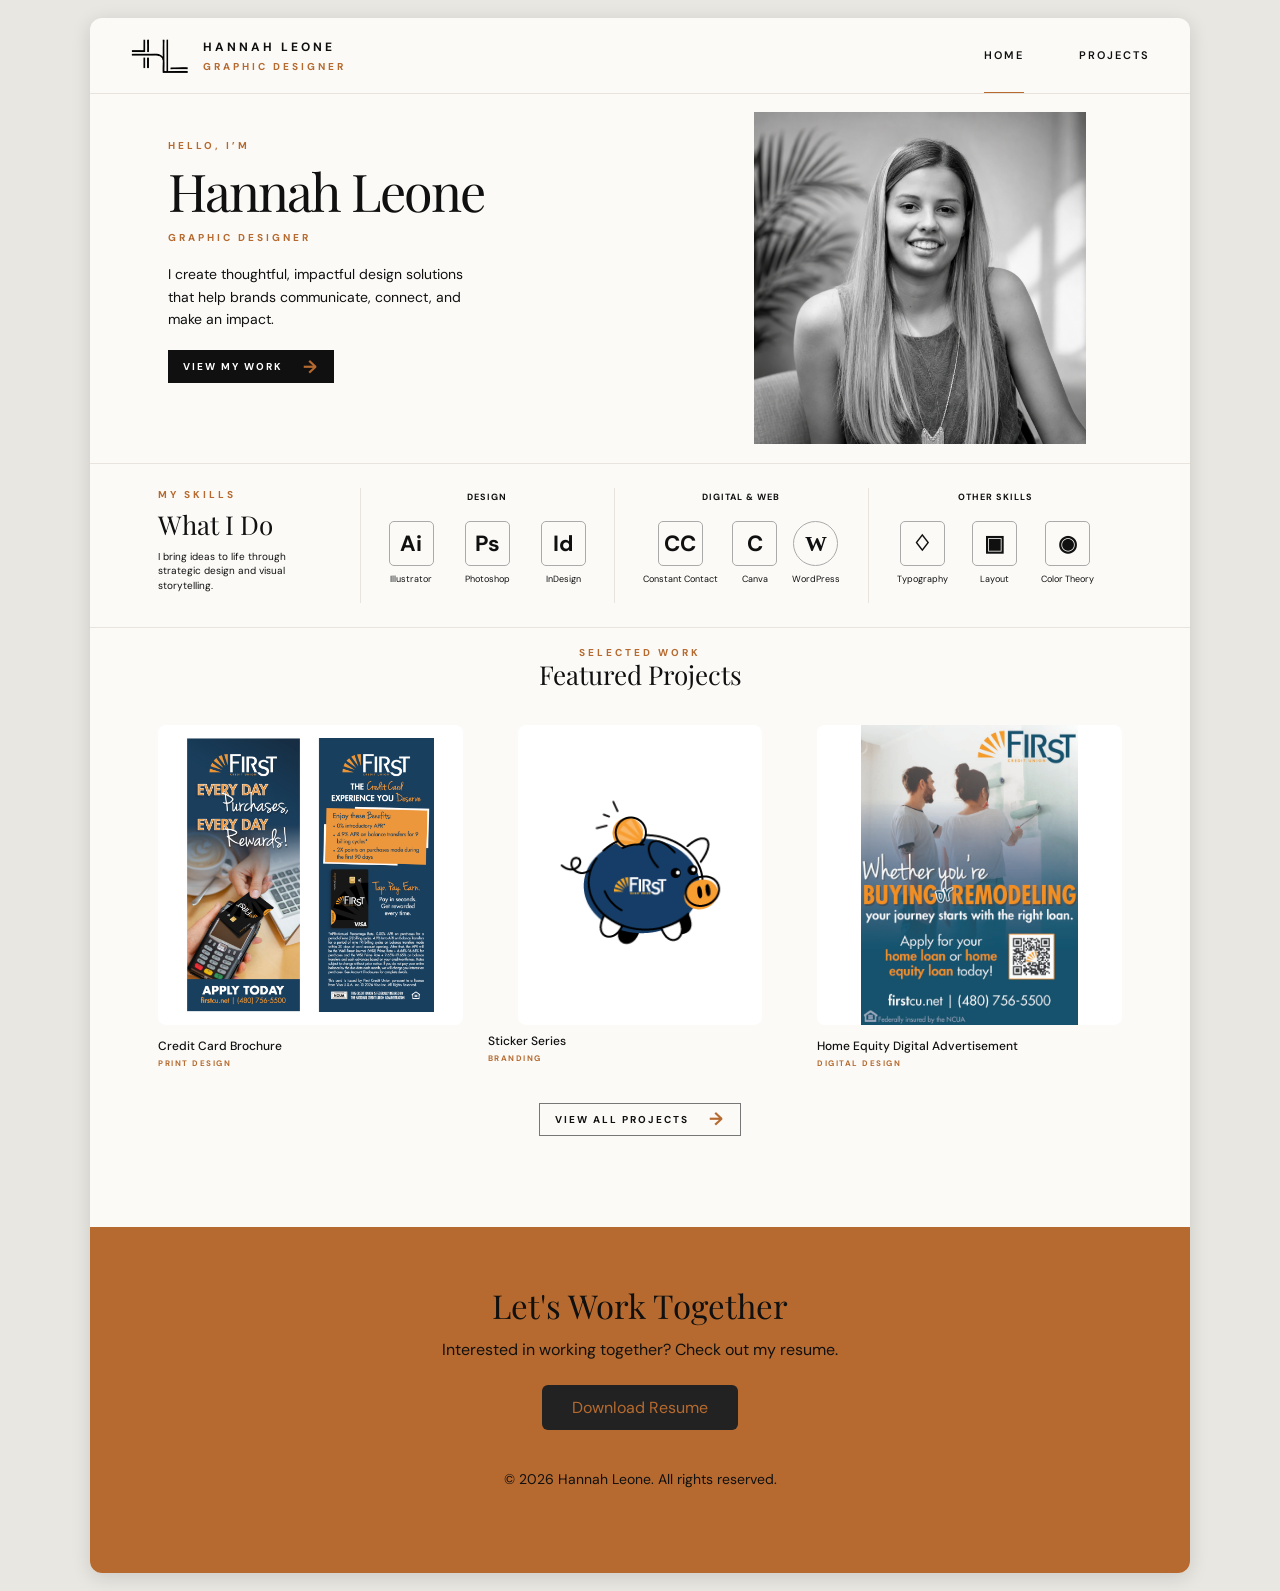
<file: index.html>
<!DOCTYPE html>
<html lang="en">

<head>
    <meta charset="UTF-8">
    <meta name="viewport" content="width=device-width, initial-scale=1.0">

    <title>Hannah Leone — Graphic Designer</title>

    <!-- Google Fonts -->
    <link rel="preconnect" href="https://fonts.googleapis.com">
    <link rel="preconnect" href="https://fonts.gstatic.com" crossorigin>

    <link
        href="https://fonts.googleapis.com/css2?family=DM+Sans:wght@400;500;600;700&family=Playfair+Display:wght@400;500&display=swap"
        rel="stylesheet"
    >

    <!-- Stylesheet -->
    <link rel="stylesheet" href="styles.css">
</head>

<body>

<main class="site-shell">


    <!-- ========================================
                 HEADER & NAVIGATION
    ========================================= -->

    <header class="header">

        <a href="#home" class="brand" aria-label="Hannah Leone home">

            <img
                class="logo-image"
                src="assets/transparent-logo.png"
                alt="Hannah Leone logo"
            >

            <span class="brand-copy">
                <strong>HANNAH LEONE</strong>
                <small>GRAPHIC DESIGNER</small>
            </span>

        </a>

        <nav aria-label="Primary navigation">
            <a class="active" href="index.html">Home</a>
            <a href="projects.html">Projects</a>
        </nav>

    </header>


    <!-- ========================================
                    HERO SECTION
    ========================================= -->

    <section class="hero" id="home">

        <div class="hero-copy">

            <p class="eyebrow">Hello, I’m</p>

            <h1>Hannah Leone</h1>

            <p class="role">Graphic Designer</p>

            <p class="intro">
                I create thoughtful, impactful design solutions that help brands
                communicate, connect, and make an impact.
            </p>

            <a class="button button-dark" href="#work">
                View My Work <span>→</span>
            </a>

        </div>

        <div
            class="hero-image"
            role="img"
            aria-label="Portrait of Hannah Leone"
        ></div>

    </section>


    <!-- ========================================
                    SKILLS SECTION
    ========================================= -->

    <section class="skills" id="skills">

        <!-- Skills Introduction -->

        <div class="skills-intro">

            <p class="eyebrow">My skills</p>

            <h2>What I Do</h2>

            <p>
                I bring ideas to life through strategic design and visual storytelling.
            </p>

        </div>


        <!-- Design Skills -->

        <div class="skill-group">

            <h3>Design</h3>

            <div class="skill-list">

                <div>
                    <b>Ai</b>
                    <span>Illustrator</span>
                </div>

                <div>
                    <b>Ps</b>
                    <span>Photoshop</span>
                </div>

                <div>
                    <b>Id</b>
                    <span>InDesign</span>
                </div>

            </div>

        </div>


        <!-- Digital & Web Skills -->

        <div class="skill-group">

            <h3>Digital &amp; Web</h3>

            <div class="skill-list">

                <div>
                    <b>CC</b>
                    <span>Constant Contact</span>
                </div>

                <div>
                    <b class="canva">C</b>
                    <span>Canva</span>
                </div>

                <div>
                    <b class="wp">W</b>
                    <span>WordPress</span>
                </div>

            </div>

        </div>


        <!-- Other Skills -->

        <div class="skill-group">

            <h3>Other Skills</h3>

            <div class="skill-list">

                <div>
                    <b>♢</b>
                    <span>Typography</span>
                </div>

                <div>
                    <b>▣</b>
                    <span>Layout</span>
                </div>

                <div>
                    <b>◉</b>
                    <span>Color Theory</span>
                </div>

            </div>

        </div>

    </section>


    <!-- ========================================
                 FEATURED PROJECTS
    ========================================= -->

    <section class="projects" id="work">

        <p class="eyebrow centered">Selected Work</p>

        <h2 class="centered">Featured Projects</h2>


        <div class="project-grid">


            <!-- Credit Card Brochure -->

            <article>

                <a class="project-card" href="projects.html#brochure">

                    <img
                        src="assets/CC Brochure.png"
                        alt="Credit Card Brochure"
                    >

                    <h3>Credit Card Brochure</h3>

                    <p>Print Design</p>

                </a>

            </article>


            <!-- Sticker Series -->

            <article>

                <a class="project-card" href="projects.html#branding">

                    <img
                        class="branding-image"
                        src="assets/Piggy Bank.png"
                        alt="Brand Identity Project"
                    >

                    <h3>Sticker Series</h3>

                    <p>Branding</p>

                </a>

            </article>


            <!-- Home Equity Digital Advertisement -->

            <article>

                <a class="project-card" href="projects.html#digital">

                    <img
                        src="assets/Chandler Chamber Ad.jpg"
                        alt="Project description"
                    >

                    <h3>Home Equity Digital Advertisement</h3>

                    <p>Digital Design</p>

                </a>

            </article>

        </div>


        <!-- View All Projects Button -->

        <div class="projects-button">

            <a
                class="button button-outline all-projects"
                href="projects.html"
            >
                View All Projects <span>→</span>
            </a>

        </div>

    </section>


    <!-- ========================================
                  RESUME & FOOTER
    ========================================= -->

    <section class="resume-section">

        <h2>Let's Work Together</h2>

        <p>
            Interested in working together? Check out my resume.
        </p>

        <a
            href="Hannah Leone Resume 2026.pdf"
            class="resume-button"
            download
        >
            Download Resume
        </a>

        <p class="copyright">
            © 2026 Hannah Leone. All rights reserved.
        </p>

    </section>


</main>

</body>
</html>
</file>
<file: styles.css>
/* ========================================
   DESIGN TOKENS & BASE STYLES
======================================== */

:root {
    --ink: #101010;
    --paper: #fbfaf7;
    --accent: #b66a2f;
    --line: #e8e4dd;
}

* {
    box-sizing: border-box;
}

html {
    scroll-behavior: smooth;
}

body {
    margin: 0;
    min-width: 320px;
    color: var(--ink);
    background: #e9e7e2;
    font-family: "DM Sans", sans-serif;
}


/* ========================================
   PAGE CONTAINER
======================================== */

.site-shell {
    max-width: 1100px;
    margin: 18px auto;
    overflow: hidden;
    background: var(--paper);
    border-radius: 12px;
    box-shadow: 0 4px 19px #0002;
}


/* ========================================
   HEADER & NAVIGATION
======================================== */

.header {
    display: flex;
    align-items: center;
    justify-content: space-between;
    height: 76px;
    padding: 0 40px;
    border-bottom: 1px solid var(--line);
}

.brand {
    display: flex;
    align-items: center;
    gap: 13px;
    color: var(--ink);
    text-decoration: none;
}

.logo-image {
    display: block;
    width: 60px;
    height: 60px;
    object-fit: contain;
}

.brand-copy {
    display: grid;
    gap: 5px;
    letter-spacing: 3px;
}

.brand-copy strong {
    font-size: 12px;
}

.brand-copy small,
.eyebrow,
.role,
.projects article p {
    color: var(--accent);
    font-size: 10px;
    font-weight: 700;
    letter-spacing: 3px;
    text-transform: uppercase;
}

nav {
    display: flex;
    align-self: stretch;
    align-items: center;
    gap: 55px;
}

nav a {
    display: flex;
    align-items: center;
    height: 100%;
    color: var(--ink);
    border-bottom: 1px solid transparent;
    font-size: 11px;
    font-weight: 600;
    letter-spacing: 2px;
    text-decoration: none;
    text-transform: uppercase;
}

nav a.active {
    border-color: var(--accent);
}


/* ========================================
   SHARED TYPOGRAPHY & BUTTONS
======================================== */

.eyebrow {
    margin: 0 0 10px;
}

.hero h1,
h2 {
    margin: 0;
    font: 400 33px/1.1 "Playfair Display", serif;
}

.button {
    display: inline-flex;
    align-items: center;
    justify-content: center;
    gap: 20px;
    min-height: 33px;
    padding: 0 15px;
    font-size: 10px;
    font-weight: 700;
    letter-spacing: 2px;
    text-decoration: none;
    text-transform: uppercase;
}

.button span {
    color: var(--accent);
    font-size: 18px;
    line-height: 0;
}

.button-dark {
    background: var(--ink);
    color: white;
}

.button-outline {
    color: var(--ink);
    border: 1px solid #777;
}

.centered {
    text-align: center;
}


/* ========================================
   HOMEPAGE — HERO SECTION
======================================== */

.hero {
    display: grid;
    grid-template-columns: 51% 49%;
    min-height: 369px;
}

.hero-copy {
    padding: 45px 78px;
}

.hero h1 {
    font-size: 52px;
    letter-spacing: -2px;
}

.role {
    margin: 12px 0 19px;
}

.intro {
    max-width: 295px;
    margin: 0 0 20px;
    font-size: 14px;
    line-height: 1.6;
}

.socials {
    display: flex;
    align-items: center;
    gap: 20px;
    margin-top: 25px;
}

.socials a {
    color: var(--ink);
    font-size: 19px;
    font-weight: 700;
    text-decoration: none;
}

.hero-image {
    background-color: var(--paper);
    background-image: url("assets/Headshot.png");
    background-position: center;
    background-repeat: no-repeat;
    background-size: auto 90%;
    border-radius: 24px;
}


/* ========================================
   HOMEPAGE — SKILLS SECTION
======================================== */

.skills {
    display: grid;
    grid-template-columns: 1.35fr 1.7fr 1.7fr 1.7fr;
    min-height: 120px;
    padding: 24px 68px;
    border-top: 1px solid var(--line);
    border-bottom: 1px solid var(--line);
}

.skills-intro {
    padding-right: 36px;
}

.skills h2 {
    font-size: 26px;
}

.skills-intro > p:not(.eyebrow) {
    max-width: 150px;
    font-size: 10px;
    line-height: 1.45;
}

.skills-intro .button {
    margin-top: 3px;
}

.skill-group {
    padding: 3px 28px;
    border-left: 1px solid var(--line);
}

.skill-group h3 {
    margin: 0 0 18px;
    font-size: 9px;
    letter-spacing: 1px;
    text-align: center;
    text-transform: uppercase;
}

.skill-list {
    display: flex;
    justify-content: space-between;
    gap: 12px;
}

.skill-list div {
    font-size: 9px;
    text-align: center;
    white-space: nowrawra;
}

.skill-list b {
    display: grid;
    place-items: center;
    width: 45px;
    height: 45px;
    margin: auto auto 7px;
    border: 1px solid #aaa;
    border-radius: 5px;
    font-size: 22px;
}

.skill-list .wp {
    border-radius: 50%;
    font-family: Georgia, serif;
}

.skill-list .figma {
    font-size: 30px;
    font-weight: 400;
}


/* ========================================
   HOMEPAGE — FEATURED PROJECTS
======================================== */

.projects {
    padding: 18px 68px 11px;
}

.projects h2 {
    font-size: 26px;
}

.projects .eyebrow {
    margin-bottom: 2px;
}

.filters {
    display: flex;
    justify-content: center;
    gap: 39px;
    margin: 7px 0 18px;
}

.filters a {
    padding-bottom: 5px;
    color: var(--ink);
    border-bottom: 1px solid transparent;
    font-size: 9px;
    font-weight: 700;
    letter-spacing: 1.5px;
    text-decoration: none;
    text-transform: uppercase;
}

.filters .selected {
    color: var(--accent);
    border-color: var(--accent);
}

.project-grid {
    display: grid;
    grid-template-columns: repeat(3, 1fr);
    gap: 25px;
    margin-top: 35px;
}

.project-grid img {
    height: 300px;
    width: 100%;
    object-fit: contain;
    background-color: white;
    border-radius: 8px;
}

.projects article h3 {
    margin: 8px 0 4px;
    font-size: 12px;
    font-weight: 500;
}

.projects article p {
    margin: 0;
    font-size: 8px;
    letter-spacing: 1.5px;
}

.projects-button {
    display: flex;
    justify-content: center;
    width: 100%;
    margin-top: 35px;
}

.all-projects {
    width: max-content;
}

.project-card {
    display: block;
    color: inherit;
    text-decoration: none;
}

.project-card:hover img {
    opacity: 0.8;
}

.project-category h2 {
    margin-bottom: 35px;
}

.project-card {
    transition: transform .3s ease;
}

.project-card:hover {
    transform: translateY(-6px);
}

.branding-image {
    padding: 35px;
    object-fit: contain;
}


/* ========================================
   PROJECT PAGE — GENERAL STYLES
======================================== */

.project-category h2 {
    margin-bottom: 30px;
}

.project-page {
    padding: 60px 70px;
}


/* ========================================
   PROJECT PAGE — GALLERY HEADER
======================================== */

.gallery-hero {
    padding: 80px 70px 40px;
}

.gallery-hero h1 {
    font-size: 56px;
    margin-bottom: 20px;
}

.gallery-intro {
    max-width: 650px;
    font-size: 18px;
    line-height: 1.8;
}


/* ========================================
   PROJECT PAGE — CATEGORY SECTIONS
======================================== */

.project-category {
    padding: 60px 70px;
}

.project-category:not(:last-child) {
    border-bottom: 1px solid var(--line);
}

.project-category h2 {
    margin-bottom: 10px;
}

.project-category p {
    max-width: 600px;
    margin-bottom: 40px;
    color: #666;
}


/* ========================================
   PROJECT PAGE — GALLERY GRID & CARDS
======================================== */

.gallery-grid {
    display: grid;
    grid-template-columns: repeat(3, 1fr);
    gap: 35px;
}

.gallery-card {
    cursor: pointer;
    transition: .3s;
}

.gallery-card:hover {
    transform: translateY(-8px);
}

.gallery-card img {
    width: 100%;
    height: 350px;
    object-fit: contain;
    background: white;
    border-radius: 8px;
    padding: 10px;
}

.gallery-card h3 {
    margin: 18px 0 8px;
    font-size: 18px;
}

.gallery-card span {
    color: var(--accent);
    text-transform: uppercase;
    letter-spacing: 2px;
    font-size: 12px;
    font-weight: 700;
}

.branding-image {
    width: 80% !important;
    margin: auto;
    display: block;
}


/* ========================================
   PROJECT PAGE — IMAGE MODAL
======================================== */

.modal {
    display: none;
    position: fixed;
    inset: 0;
    background: rgba(0,0,0,.75);
    justify-content: center;
    align-items: center;
    padding: 40px;
    z-index: 999;
}

.modal.show {
    display: flex;
}

.modal-content {
    background: white;
    width: 900px;
    max-width: 95%;
    border-radius: 12px;
    padding: 40px;
    position: relative;
}

.modal-image-wrapper {
    display: flex;
    align-items: center;
    justify-content: center;
    gap: 30px;
    width: 100%;
    margin-bottom: 25px;
}

.modal-image-wrapper img {
    width: auto !important;
    max-width: 75% !important;
    max-height: 500px !important;
    object-fit: contain;
    display: block;
}

.modal-image-wrapper button {
    background: white;
    border: 1px solid var(--line);
    width: 45px;
    height: 45px;
    border-radius: 50%;
    font-size: 28px;
    cursor: pointer;
    display: flex;
    align-items: center;
    justify-content: center;
    line-height: 1;
    transition: .2s;
}

.modal-image-wrapper button:hover {
    color: var(--accent);
    border-color: var(--accent);
}

.modal-category {
    color: var(--accent);
    text-transform: uppercase;
    letter-spacing: 2px;
    font-size: 12px;
    font-weight: bold;
}

.close {
    position: absolute;
    top: 20px;
    right: 25px;
    font-size: 36px;
    cursor: pointer;
}


/* ========================================
   RESUME SECTION & FOOTER
======================================== */

.resume-section {
    text-align: center;
    padding: 60px 20px;
    margin-top: 80px;
    background-color: #b66a2f
}

.resume-section h2 {
    margin-bottom: 15px;
}

.resume-section p {
    margin-bottom: 25px;
}

.resume-button {
    display: inline-block;
    padding: 12px 30px;
    text-decoration: none;
    background-color: #222;
    transition: 0.3s ease;
    color: #b66a2f;
    border-radius: 6px;
}

.resume-button:hover {
    background-color: #222;
    color: white;
}

.copyright {
    margin-top: 40px;
    font-size: 14px;
}


/* ========================================
   PROJECT GALLERY — TABLET RESPONSIVENESS
======================================== */

@media (max-width: 900px) {

    .gallery-grid {
        grid-template-columns: repeat(2, 1fr);
    }

}


/* ========================================
   PROJECT GALLERY — MOBILE RESPONSIVENESS
======================================== */

@media (max-width: 650px) {

    .gallery-grid {
        grid-template-columns: 1fr;
    }

    .gallery-hero,
    .project-category {
        padding: 40px 30px;
    }

    .gallery-hero h1 {
        font-size: 42px;
    }

}


/* ========================================
   ADDITIONAL RESUME CALL-TO-ACTION STYLES
======================================== */

.resume {
    display: flex;
    align-items: center;
    justify-content: space-between;
    gap: 48px;
    padding: 42px 68px;
    color: #fff;
    background: #292825;
}

.resume h2 {
    font-size: 30px;
}

.resume .eyebrow {
    margin-bottom: 8px;
}

.resume-action {
    max-width: 330px;
}

.resume-action p {
    margin: 0 0 18px;
    color: #e5e2dc;
    font-size: 13px;
    line-height: 1.55;
}

.resume .button {
    color: var(--ink);
    background: #fff;
}

.resume .button span {
    color: var(--accent);
}


/* ========================================
   SITE-WIDE — TABLET RESPONSIVENESS
======================================== */

@media (max-width: 820px) {

    .site-shell {
        margin: 0;
        border-radius: 0;
    }

    .header {
        padding: 0 24px;
    }

    .header nav {
        gap: 16px;
    }

    .hero-copy {
        padding: 40px;
    }

    .skills,
    .projects,
    .resume {
        padding-right: 30px;
        padding-left: 30px;
    }

    .skills {
        grid-template-columns: 1fr 1fr;
        gap: 25px;
    }

    .skills-intro {
        grid-row: span 2;
    }

    .skill-group {
        padding-left: 20px;
    }

    .filters {
        gap: 18px;
    }

    .project-grid {
        grid-template-columns: repeat(2, 1fr);
    }

}


/* ========================================
   SITE-WIDE — MOBILE RESPONSIVENESS
======================================== */

@media (max-width: 600px) {

    .header {
        align-items: flex-start;
        height: auto;
        padding: 20px 22px;
    }

    .header nav {
        display: none;
    }

    .hero {
        grid-template-columns: 1fr;
    }

    .hero-copy {
        padding: 45px 30px;
    }

    .hero h1 {
        font-size: 44px;
    }

    .hero-image {
        min-height: 260px;
    }

    .skills {
        grid-template-columns: 1fr;
        padding: 32px 30px;
    }

    .skills-intro {
        grid-row: auto;
    }

    .skill-group {
        padding: 20px 0 0;
        border-top: 1px solid var(--line);
        border-left: 0;
    }

    .project-grid {
        grid-template-columns: 1fr;
    }

    .project-grid img {
        height: 230px;
    }

    .filters {
        flex-wrap: wrap;
        gap: 12px 18px;
    }

    .projects,
    .resume {
        padding: 30px;
    }

    .resume {
        display: block;
    }

    .resume-action {
        margin-top: 22px;
    }

}
</file>
